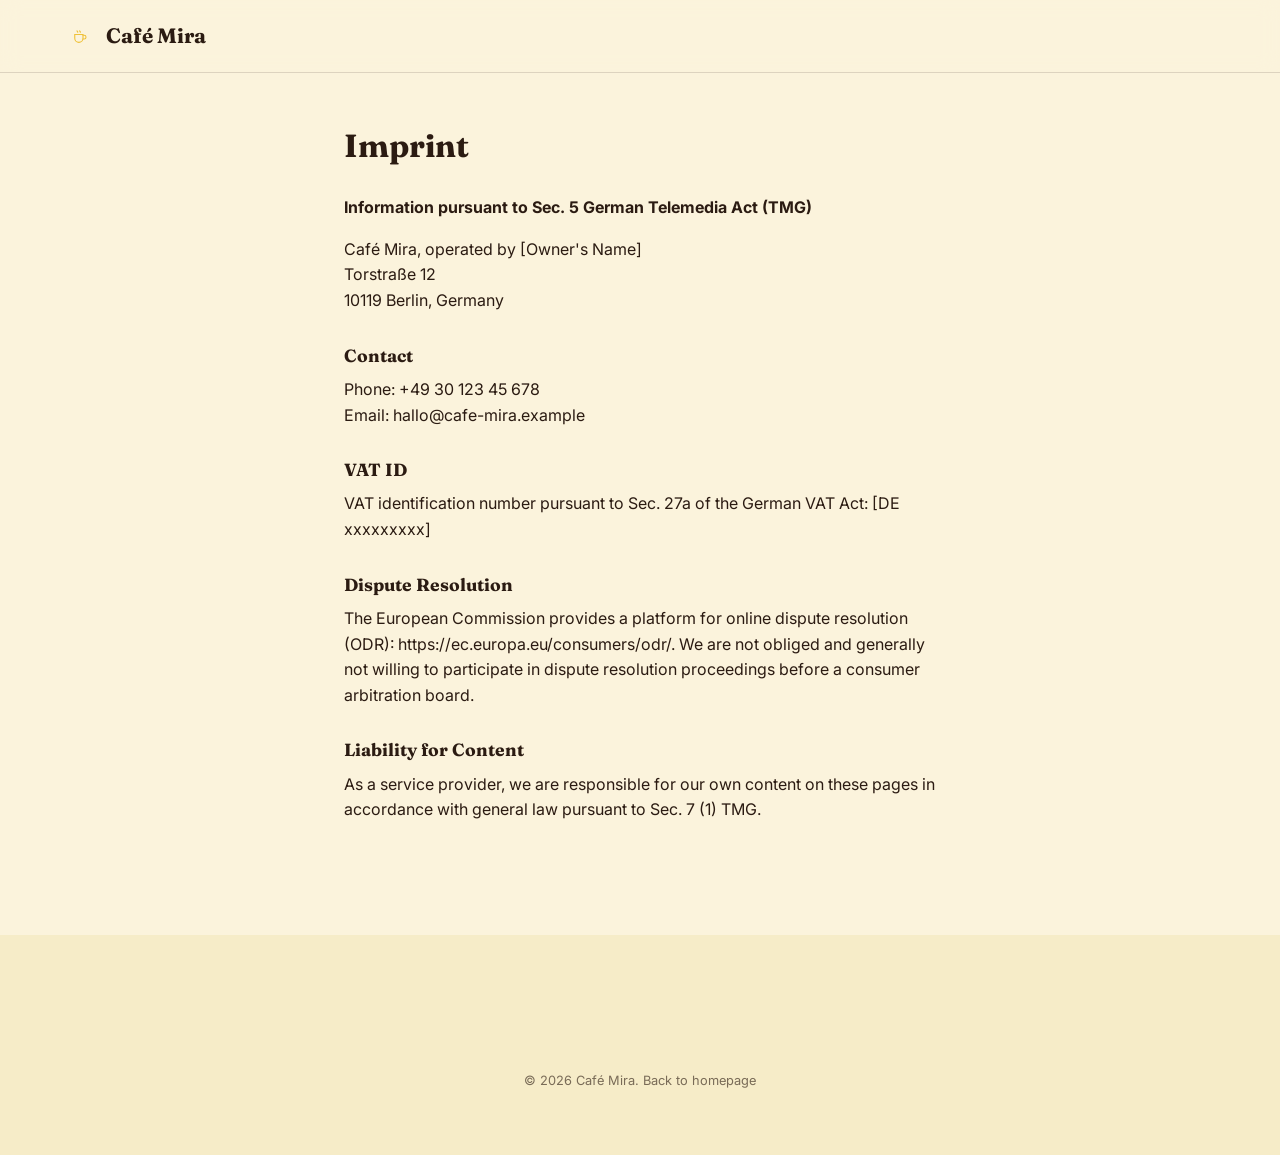
<file: imprint.html>
<!DOCTYPE html>
<html lang="en">
<head>
<meta charset="UTF-8">
<meta name="viewport" content="width=device-width, initial-scale=1.0">
<title>Imprint — Café Mira</title>
<meta name="robots" content="noindex">
<link href="https://fonts.googleapis.com/css2?family=Fraunces:opsz,wght@9..144,400;9..144,600;9..144,700&family=Inter:wght@400;500;600&display=swap" rel="stylesheet">
<link rel="stylesheet" href="css/style.css">
<style>.legal{max-width:720px;margin:0 auto;padding:8rem var(--gutter) 6rem;}.legal h1{margin-bottom:2rem;}.legal h2{font-size:1.1rem;margin-top:2rem;}</style>
</head>
<body>
<header class="nav scrolled"><a href="index.html" class="nav__logo">
  <span class="nav__logo-mark"><svg viewBox="0 0 48 48" width="18" height="18" fill="none" stroke="currentColor" stroke-width="3" stroke-linecap="round"><path d="M10 20h22v10a11 11 0 0 1-11 11h0a11 11 0 0 1-11-11V20Z"/><path d="M32 22h3a5 5 0 0 1 0 10h-3"/><path d="M16 10c0 2 2 2 2 4M23 10c0 2 2 2 2 4"/></svg></span>
  Café Mira
</a></header>
<main class="legal">
  <h1>Imprint</h1>
  <p><strong>Information pursuant to Sec. 5 German Telemedia Act (TMG)</strong></p>
  <p>
    Café Mira, operated by [Owner's Name]<br>
    Torstraße 12<br>
    10119 Berlin, Germany
  </p>
  <h2>Contact</h2>
  <p>Phone: +49 30 123 45 678<br>Email: hallo@cafe-mira.example</p>
  <h2>VAT ID</h2>
  <p>VAT identification number pursuant to Sec. 27a of the German VAT Act: [DE xxxxxxxxx]</p>
  <h2>Dispute Resolution</h2>
  <p>The European Commission provides a platform for online dispute resolution (ODR): <a href="https://ec.europa.eu/consumers/odr/" target="_blank" rel="noopener">https://ec.europa.eu/consumers/odr/</a>. We are not obliged and generally not willing to participate in dispute resolution proceedings before a consumer arbitration board.</p>
  <h2>Liability for Content</h2>
  <p>As a service provider, we are responsible for our own content on these pages in accordance with general law pursuant to Sec. 7 (1) TMG.</p>
</main>
<footer class="footer"><p class="footer__bottom">© 2026 Café Mira. <a href="index.html">Back to homepage</a></p></footer>
</body>
</html>
</file>
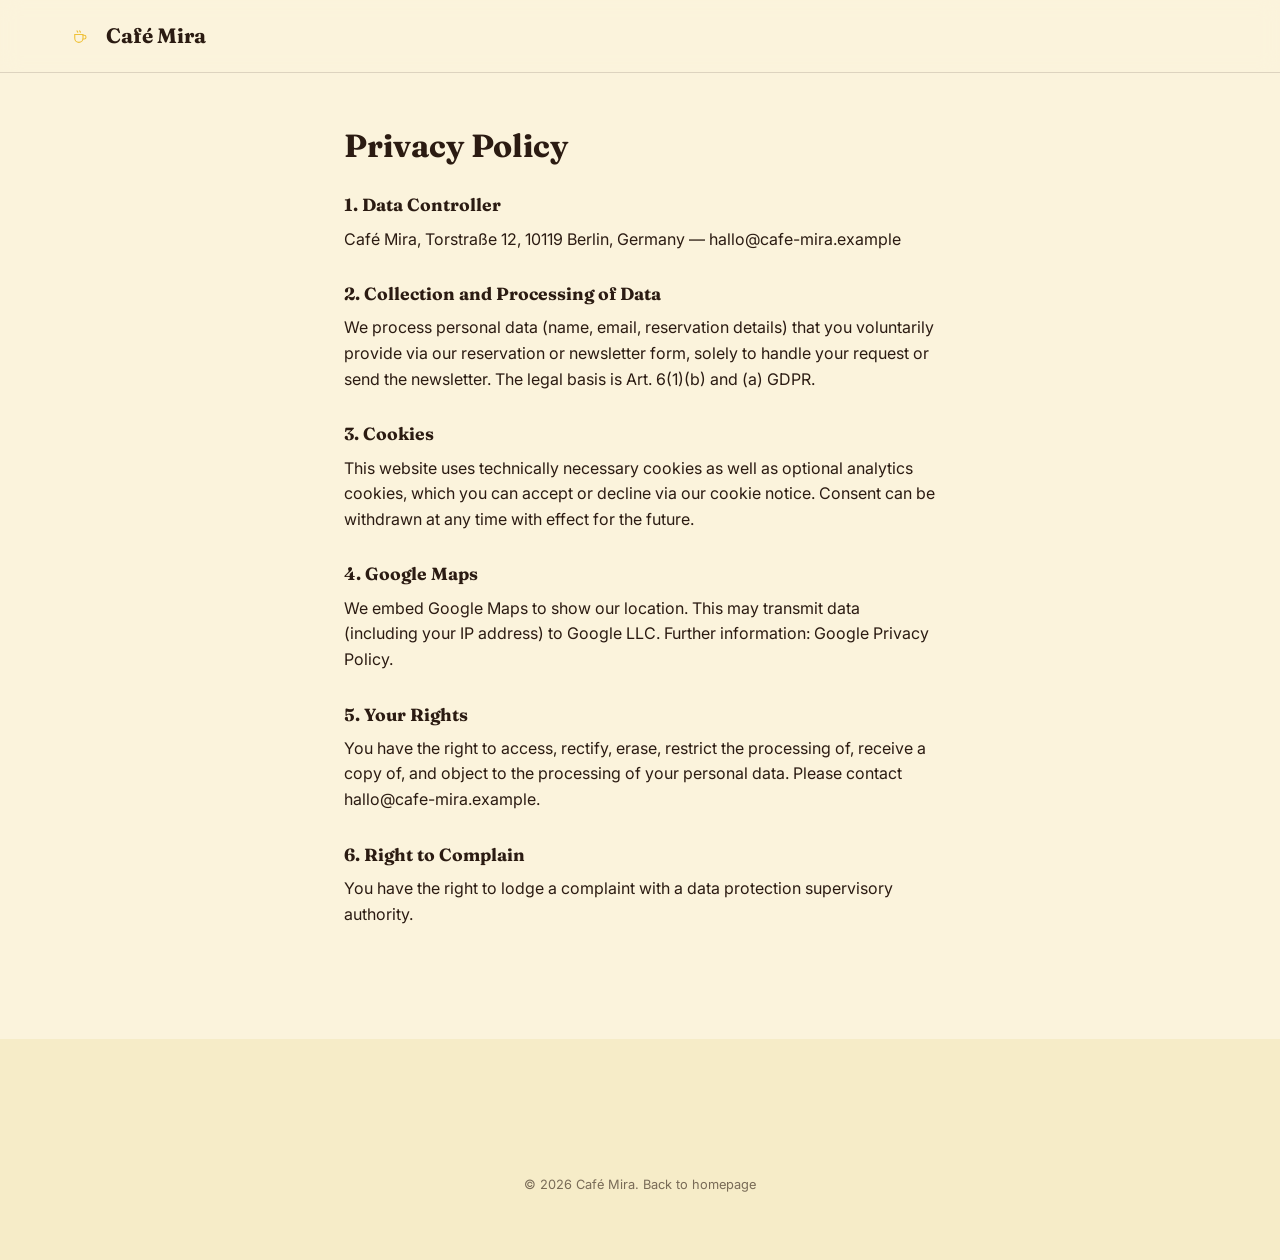
<file: privacy.html>
<!DOCTYPE html>
<html lang="en">
<head>
<meta charset="UTF-8">
<meta name="viewport" content="width=device-width, initial-scale=1.0">
<title>Privacy Policy — Café Mira</title>
<meta name="robots" content="noindex">
<link href="https://fonts.googleapis.com/css2?family=Fraunces:opsz,wght@9..144,400;9..144,600;9..144,700&family=Inter:wght@400;500;600&display=swap" rel="stylesheet">
<link rel="stylesheet" href="css/style.css">
<style>.legal{max-width:720px;margin:0 auto;padding:8rem var(--gutter) 6rem;}.legal h1{margin-bottom:2rem;}.legal h2{font-size:1.1rem;margin-top:2rem;}</style>
</head>
<body>
<header class="nav scrolled"><a href="index.html" class="nav__logo">
  <span class="nav__logo-mark"><svg viewBox="0 0 48 48" width="18" height="18" fill="none" stroke="currentColor" stroke-width="3" stroke-linecap="round"><path d="M10 20h22v10a11 11 0 0 1-11 11h0a11 11 0 0 1-11-11V20Z"/><path d="M32 22h3a5 5 0 0 1 0 10h-3"/><path d="M16 10c0 2 2 2 2 4M23 10c0 2 2 2 2 4"/></svg></span>
  Café Mira
</a></header>
<main class="legal">
  <h1>Privacy Policy</h1>
  <h2>1. Data Controller</h2>
  <p>Café Mira, Torstraße 12, 10119 Berlin, Germany — hallo@cafe-mira.example</p>
  <h2>2. Collection and Processing of Data</h2>
  <p>We process personal data (name, email, reservation details) that you voluntarily provide via our reservation or newsletter form, solely to handle your request or send the newsletter. The legal basis is Art. 6(1)(b) and (a) GDPR.</p>
  <h2>3. Cookies</h2>
  <p>This website uses technically necessary cookies as well as optional analytics cookies, which you can accept or decline via our cookie notice. Consent can be withdrawn at any time with effect for the future.</p>
  <h2>4. Google Maps</h2>
  <p>We embed Google Maps to show our location. This may transmit data (including your IP address) to Google LLC. Further information: <a href="https://policies.google.com/privacy" target="_blank" rel="noopener">Google Privacy Policy</a>.</p>
  <h2>5. Your Rights</h2>
  <p>You have the right to access, rectify, erase, restrict the processing of, receive a copy of, and object to the processing of your personal data. Please contact hallo@cafe-mira.example.</p>
  <h2>6. Right to Complain</h2>
  <p>You have the right to lodge a complaint with a data protection supervisory authority.</p>
</main>
<footer class="footer"><p class="footer__bottom">© 2026 Café Mira. <a href="index.html">Back to homepage</a></p></footer>
</body>
</html>
</file>
<file: css/style.css>
/* ============ Tokens ============ */
:root{
  --ink:#2B1B12;
  --cream:#FBF3DC;
  --cream-2:#F6ECC8;
  --paper:#FFFDF7;
  --bg2:#F6ECC8;
  --maroon:#4A1210;
  --maroon-d:#320B0A;
  --gold:#EFC13A;
  --gold-d:#D9A916;
  --muted:rgba(43,27,18,.62);
  --border:rgba(43,27,18,.14);
  --nav-h:4.5rem;
  --gutter:clamp(1.25rem,5vw,5rem);
  --radius:16px;
  --radius-sm:12px;
  --section-pad:6rem;
  --gap-lg:2rem;
  --gap-md:1.5rem;
  --gap-sm:1rem;
  --font-h:'Fraunces',serif;
  --font-b:'Inter',sans-serif;
}

*,*::before,*::after{box-sizing:border-box;}
html{scroll-behavior:smooth;}
body{
  margin:0;
  font-family:var(--font-b);
  color:var(--ink);
  background:var(--cream);
  line-height:1.6;
  -webkit-font-smoothing:antialiased;
  overflow-x:hidden;
}
img{max-width:100%;display:block;}
a{color:inherit;text-decoration:none;}
h1,h2,h3{font-family:var(--font-h);margin:0 0 0.75rem;line-height:1.1;}
p{margin:0 0 1rem;}
ul{margin:0;padding:0;list-style:none;}

.eyebrow{
  text-transform:uppercase;
  letter-spacing:.14em;
  font-size:.75rem;
  font-weight:600;
  color:var(--maroon);
  margin-bottom:0.75rem;
}
.center{text-align:center;}
.center.eyebrow{display:block;}

/* ============ Scroll-reveal & floating animation ============ */
.reveal{
  opacity:0;
  transform:translateY(24px);
  transition:opacity .7s cubic-bezier(.16,.8,.24,1), transform .7s cubic-bezier(.16,.8,.24,1);
  transition-delay:calc(var(--i,0) * 90ms);
}
.reveal.in-view{opacity:1;transform:translateY(0);}

.hero__title .word{
  display:inline-block;
  opacity:0;
  transform:translateY(28px);
  animation:wordFloat .8s cubic-bezier(.16,.8,.24,1) forwards;
  animation-delay:calc(var(--i,0) * 90ms + .15s);
}
@keyframes wordFloat{to{opacity:1;transform:translateY(0);}}

.float{animation:floaty 6s ease-in-out infinite;}
.leaf--right{animation-delay:1.4s;animation-duration:7s;}
@keyframes floaty{
  0%,100%{transform:translateY(0) rotate(0deg);}
  50%{transform:translateY(-14px) rotate(5deg);}
}

@media (prefers-reduced-motion: reduce){
  .reveal{opacity:1!important;transform:none!important;transition:none!important;}
  .hero__title .word{opacity:1!important;transform:none!important;animation:none!important;}
  .float{animation:none!important;}
  .ticker__track{animation:none!important;}
  .steam{animation:none!important;}
}

/* ============ Buttons ============ */
.btn{
  display:inline-flex;align-items:center;justify-content:center;
  padding:.85rem 1.6rem;
  border-radius:999px;
  font-weight:600;
  font-size:.95rem;
  border:1px solid transparent;
  cursor:pointer;
  transition:transform .18s ease, background .18s ease, color .18s ease;
}
.btn:hover{transform:translateY(-2px);}
.btn--primary{background:var(--maroon);color:var(--cream);}
.btn--primary:hover{background:var(--maroon-d);}
.btn--ghost{background:transparent;border-color:var(--ink);color:var(--ink);}
.btn--ghost:hover{background:var(--gold);color:var(--cream);}
.btn--sm{padding:.55rem 1.1rem;font-size:.85rem;color:var(--cream);}
.btn--lg{padding:1rem 2rem;font-size:1rem;}

.link-arrow{font-weight:600;font-size:.9rem;color:var(--maroon);}
.link-arrow:hover{text-decoration:underline;}

.round-btn{
  width:42px;height:42px;border-radius:50%;
  border:1px solid var(--border);background:var(--paper);color:var(--ink);
  font-size:1.2rem;cursor:pointer;
  display:flex;align-items:center;justify-content:center;
  transition:background .18s ease, color .18s ease;
}
.round-btn:hover{background:var(--maroon);color:var(--cream);border-color:var(--maroon);}

/* ============ Cookie banner ============ */
.cookie-banner{
  position:fixed;left:1rem;right:1rem;bottom:1rem;z-index:200;
  max-width:640px;margin:0 auto;
  background:var(--ink);color:var(--cream);
  border-radius:var(--radius);
  padding:1.25rem 1.5rem;
  display:flex;flex-wrap:wrap;gap:1rem;align-items:center;justify-content:space-between;
  box-shadow:0 20px 50px rgba(0,0,0,.3);
  transform:translateY(150%);
  transition:transform .4s ease;
}
.cookie-banner.show{transform:translateY(0);}
.cookie-banner p{margin:0;font-size:.85rem;flex:1 1 240px;}
.cookie-banner a{text-decoration:underline;}
.cookie-actions{display:flex;gap:.5rem;flex-wrap:wrap;}
.cookie-banner .btn--ghost{border-color:var(--cream);color:var(--cream);}

/* ============ Nav ============ */
.nav{
  position:fixed;top:0;left:0;right:0;z-index:100;
  height:var(--nav-h);
  display:flex;align-items:center;justify-content:space-between;
  padding:0 var(--gutter);
  background:transparent;
  transition:background .3s ease, box-shadow .3s ease;
}
.nav.scrolled{
  background:rgba(251,243,220,.92);
  backdrop-filter:blur(10px);
  box-shadow:0 1px 0 var(--border);
}
.nav__logo{
  font-family:var(--font-h);font-size:1.3rem;font-weight:700;color:var(--ink);
  display:flex;align-items:center;gap:.6rem;
}
.nav__logo-mark{
  width:32px;height: 25px;;border-radius:100%;color:var(--gold);
  display:flex;align-items:center;justify-content:center;flex-shrink:0;
}
.nav__links{display:flex;align-items:center;gap:2rem;}
.nav__links a:not(.btn){font-size:.9rem;font-weight:500;color:var(--ink);opacity:.85;}
.nav__links a:not(.btn):hover{opacity:1;}
.nav__burger{
  display:none;flex-direction:column;gap:5px;background:none;border:none;cursor:pointer;padding:.5rem;
}
.nav__burger span{width:22px;height:2px;background:var(--ink);}

@media(max-width:860px){
  .nav__links{
    position:fixed;top:var(--nav-h);left:0;right:0;
    background:var(--cream);
    flex-direction:column;align-items:flex-start;
    padding:1.5rem var(--gutter);gap:1.25rem;
    transform:translateY(-130%);
    transition:transform .3s ease;
    box-shadow:0 10px 30px rgba(0,0,0,.08);
  }
  .nav__links.open{transform:translateY(0);}
  .nav__burger{display:flex;}
}

/* ============ Hero ============ */
.hero{
  position:relative;
  min-height:100svh;
  display:flex;flex-direction:column;align-items:center;justify-content:center;
  text-align:center;
  padding:calc(var(--nav-h) + 1.5rem) var(--gutter) 3rem;
  overflow:hidden;
}
.hero__bg{
  position:absolute;inset:0;z-index:-1;
  background:
    radial-gradient(circle at 20% 20%, rgba(239,193,58,.22), transparent 45%),
    radial-gradient(circle at 80% 80%, rgba(74,18,16,.16), transparent 45%),
    linear-gradient(180deg,var(--cream),var(--cream-2));
}
.leaf{position:absolute;top:6.5rem;z-index:1;opacity:.9;}
.leaf--left{left:clamp(.5rem,4vw,3rem);}
.leaf--right{right:clamp(.5rem,4vw,3rem);transform:scaleX(-1);}
.hero__content{max-width:760px;padding-bottom: 20px;}
.hero__title{font-size:clamp(2.6rem,6vw,4.5rem);}
.hero__title em{font-style:italic;color:var(--maroon);}
.hero__lede{font-size:1.15rem;color:var(--muted);max-width:460px;margin:1rem auto 2rem;}
.hero__cta{display:flex;gap:1rem;justify-content:center;flex-wrap:wrap;margin-bottom:1.5rem;}
.hero__trust{font-size:.85rem;color:var(--muted);display:flex;gap:.5rem;justify-content:center;}
.hero__scroll{
  position:absolute;bottom:1.5rem;left:50%;transform:translateX(-50%);
  font-size:1.4rem;color:var(--maroon);
  animation:bounce 2s infinite;
}
@keyframes bounce{0%,100%{transform:translate(-50%,0);}50%{transform:translate(-50%,8px);}}

.hero__media{
  position:relative;max-width:920px;margin:3rem auto 0;border-radius:var(--radius);
  overflow:hidden;aspect-ratio:16/9;
  background:
    radial-gradient(circle at 30% 20%, rgba(239,193,58,.35), transparent 55%),
    radial-gradient(circle at 75% 75%, rgba(74,18,16,.5), transparent 55%),
    linear-gradient(160deg,#EADFC0,#C9A227 60%,#4A1210);
  box-shadow:0 30px 60px -20px rgba(43,27,18,.35);
}
.hero__scene{position:absolute;inset:0;}
.hero__scene video{width:100%;height:100%;object-fit:cover;display:block;}
.steam{
  position:absolute;bottom:38%;width:10px;height:70px;border-radius:50%;
  background:rgba(255,255,255,.55);filter:blur(6px);
  animation:steam 4s ease-in-out infinite;
}
.steam.s1{left:44%;animation-delay:0s;}
.steam.s2{left:50%;animation-delay:1.1s;}
.steam.s3{left:56%;animation-delay:2.2s;}
@keyframes steam{
  0%{transform:translateY(0) scaleX(1);opacity:0;}
  20%{opacity:.7;}
  100%{transform:translateY(-90px) scaleX(1.6);opacity:0;}
}
.hero__scene.paused .steam{animation-play-state:paused;}
.hero__playbtn{
  position:absolute;right:1.25rem;bottom:1.25rem;
  width:42px;height:42px;border-radius:50%;
  background:rgba(251,243,220,.92);color:var(--maroon);
  display:flex;align-items:center;justify-content:center;
  border:none;cursor:pointer;box-shadow:0 8px 20px rgba(0,0,0,.2);
}

/* ============ Quote band ============ */
.quote{
  text-align:center;padding:var(--section-pad) var(--gutter);
  background:var(--maroon);color:var(--cream);
  display:flex;flex-direction:column;align-items:center;
}
.quote__text{
  font-family:var(--font-h);font-size:clamp(1.4rem,3vw,2.1rem);max-width:780px;
  margin:1rem 0 1rem;line-height:1.35;
}
.pill{
  display:inline-flex;background:var(--gold);color:var(--maroon-d);
  padding:.15em .6em;border-radius:999px;font-style:normal;font-weight:600;
}
.quote__sub{color:rgba(251,243,220,.75);font-size:.95rem;max-width:520px;}

/* ============ Ticker ============ */
.ticker{
  background:var(--gold);color:var(--maroon-d);
  overflow:hidden;white-space:nowrap;padding:.9rem 0;font-weight:600;font-size:.85rem;
}
.ticker__track{display:inline-flex;animation:ticker 30s linear infinite;}
.ticker__track span{padding:0 2rem;position:relative;}
.ticker__track span::after{content:"☕";position:absolute;right:-.2rem;opacity:.6;}
@keyframes ticker{from{transform:translateX(0);}to{transform:translateX(-50%);}}

/* ============ Menu ============ */
.menu{padding:var(--section-pad) var(--gutter);}
.menu__card{
  max-width:1100px;margin:0 auto;background:var(--cream-2);
  border-radius:calc(var(--radius) * 1.5);padding:clamp(2rem,5vw,4rem);
  display:flex;flex-direction:column;align-items:center;
}
.menu .bean-icon--sm{margin-bottom:.5rem;}
.menu__grid{
  display:grid;grid-template-columns:1fr 1fr;gap:var(--gap-md) var(--gap-lg);
  max-width:900px;margin:2rem auto 0;width:100%;
}
.menu-card{display:flex;gap:1rem;align-items:flex-start;padding:1rem 0;border-bottom:1px dashed var(--border);}
.menu-card__icon{
  width:40px;height:40px;border-radius:50%;flex-shrink:0;
  background:var(--maroon);color:var(--gold);
  display:flex;align-items:center;justify-content:center;
}
.menu-card__icon--food{background:var(--gold);color:var(--maroon);}
.menu-card__body{display:flex;flex-direction:column;gap:.15rem;flex:1;}
.menu-card__top{display:flex;justify-content:space-between;gap:1rem;font-weight:600;}
.menu-card__price{color:var(--maroon);white-space:nowrap;}
.menu-card__desc{font-size:.85rem;color:var(--muted);}
@media(max-width:700px){.menu__grid{grid-template-columns:1fr;}}

/* ============ About ============ */
.about{
  display:grid;grid-template-columns:1fr 1fr;gap:var(--gap-lg);
  align-items:center;
  padding:var(--section-pad) var(--gutter);
  max-width:1200px;margin:0 auto;
}
.about__media{
  aspect-ratio:4/5;
  border-radius:var(--radius);
  width:100%;
  height:100%;
  object-fit:cover;
  object-position:center;
  display:block;
  background:repeating-linear-gradient(135deg, var(--gold) 0 18px, var(--cream-2) 18px 36px);
}
.event-card__media-img{
  display:block;
  width:100%;
  aspect-ratio:4/3;
  border-radius:var(--radius-sm);
  margin-bottom:1rem;
  object-fit:cover;
  object-position:center;
}
.about__facts li{
  position:relative;padding-left:1.5rem;margin-bottom:.5rem;color:var(--muted);
}
.about__facts li::before{content:"";position:absolute;left:0;top:.55em;width:7px;height:7px;border-radius:50%;background:var(--maroon);}
@media(max-width:860px){.about{grid-template-columns:1fr;}}

/* ============ Events ============ */
.events{padding:var(--section-pad) var(--gutter);background:var(--cream-2);}
.events__head{
  display:flex;justify-content:space-between;align-items:flex-end;
  max-width:1200px;margin:0 auto 2.5rem;gap:1rem;flex-wrap:wrap;
}
.events__nav{display:flex;gap:.6rem;}
.events__track{
  display:grid;grid-template-columns:repeat(auto-fit, minmax(min(100%, 320px), 1fr));
  gap:var(--gap-md);max-width:1320px;margin:0 auto;overflow:visible;
  scrollbar-width:none;
}
.events__track::-webkit-scrollbar{display:none;}
.event-card{
  scroll-snap-align:start;min-width:0;
  background:var(--paper);border-radius:var(--radius);padding:var(--gap-md);
  border:1px solid var(--border);
}
.event-card__media{
  aspect-ratio:4/3;border-radius:var(--radius-sm);margin-bottom:1rem;
  background:linear-gradient(135deg,#4A1210,#EFC13A);
}
.event-card__media--b{background:linear-gradient(135deg,#2B1B12,#4A1210);}
.event-card__media--c{background:linear-gradient(135deg,#EFC13A,#F6ECC8);}
.event-card__date{font-size:.8rem;color:var(--maroon);font-weight:600;margin-bottom:5rem;}
.event-card h3{font-size:1.1rem;}
.event-card p{font-size:.9rem;color:var(--muted);}

.stats{
  display:flex;flex-wrap:wrap;justify-content:center;gap:clamp(4rem,8vw,8rem);
  max-width:1200px;margin:3.5rem auto 0;padding-top:10rem;border-top:1px solid var(--border);
}
.stats__item{text-align:center;}
.stats__item strong{display:block;font-family:var(--font-h);font-size:2rem;color:var(--maroon);}
.stats__counter{display:block;font-family:var(--font-h);font-size:2rem;color:var(--maroon);}
.stats__counter.animate{animation:countUp 2.5s ease-out forwards;}
@keyframes countUp{from{content:'0';}to{content:attr(data-target);}}
.stats__item span{font-size:.85rem;color:var(--muted);}

/* ============ Gallery ============ */
.gallery{padding:var(--section-pad) var(--gutter);max-width:1300px;margin:0 auto;}
.gallery__row{
  display:grid;grid-template-columns:repeat(5,1fr);gap:var(--gap-sm);
  margin-top:3rem;
}
.gallery__item{
  aspect-ratio:3/4;
  border-radius:var(--radius);
  transition:transform .35s ease;
  width:100%;
  height:100%;
  object-fit:cover;
  object-position:center;
  display:block;
}
.gallery__item:hover{transform:translateY(-6px);}
.gallery__item--a{background:linear-gradient(160deg,#4A1210,#8a3a2a);}
.gallery__item--b{background:linear-gradient(160deg,#EFC13A,#D9A916);}
.gallery__item--c{background:linear-gradient(160deg,#2B1B12,#4A1210);}
.gallery__item--d{background:linear-gradient(160deg,#F6ECC8,#EFC13A);}
.gallery__item--e{background:linear-gradient(160deg,#8a3a2a,#2B1B12);}
@media(max-width:860px){
  .gallery__row{grid-template-columns:repeat(3,1fr);}
  .gallery__item--d,.gallery__item--e{display:none;}
}
@media(max-width:520px){
  .gallery__row{grid-template-columns:repeat(2,1fr);}
}

/* ============ Testimonials ============ */
.reviews {
  padding: var(--section-pad) var(--gutter);
  background: var(--maroon);
  color: var(--cream);
}

.reviews .eyebrow {
  color: var(--gold);
}

.reviews h2 {
  color: var(--cream);
}

.testimonial {
  display: flex;
  align-items: center;
  gap: 1.5rem;
  justify-content: center;
  max-width: 760px;
  margin: 3rem auto 0;
}

.testimonial__body {
  text-align: center;
  flex: 1;
  
  /* THE NUCLEAR OPTION: Lock every height property */
  height: 220px !important; 
  min-height: 220px !important;
  max-height: 220px !important;
  
  /* Prevent larger quotes from stretching the box */
  overflow: hidden !important; 
  
  /* Keep the text perfectly centered inside the locked box */
  display: flex !important;
  flex-direction: column;
  justify-content: center;
  align-items: center;
}

.testimonial__stars {
  color: var(--gold);
  letter-spacing: .2em;
  margin-bottom: 1rem;
}

.testimonial__quote {
  font-family: var(--font-h);
  font-size: 1.3rem;
  font-style: italic;
  line-height: 1.5;
  transition: opacity .25s ease;
}

.testimonial__name {
  font-weight: 600;
  transition: opacity .25s ease;
  margin-top: 0.5rem; /* Adds a clean gap below the quote */
}

.testimonial__role {
  color: rgba(251,243,220,.65);
  font-size: .85rem;
}

.reviews .round-btn {
  background: transparent;
  border-color: rgba(251,243,220,.3);
  color: var(--cream);
  flex-shrink: 0;
}

.reviews .round-btn:hover {
  background: var(--gold);
  color: var(--maroon-d);
  border-color: var(--gold);
}

@media (max-width: 600px) {
  .testimonial {
    gap: .75rem;
  }
  
  .testimonial__body {
    /* Adjusts the fixed size slightly for smaller screens/mobile fonts */
    min-height: 180px; 
  }
  
  .testimonial__quote {
    font-size: 1.05rem;
  }
}

/* ============ Discover coffee ============ */
.discover{
  display:grid;grid-template-columns:1fr 1fr;gap:var(--gap-lg);align-items:center;
  max-width:1200px;margin:0 auto;padding:var(--section-pad) var(--gutter);
}
.discover__media{
  aspect-ratio:4/5;border-radius:var(--radius);
  background:linear-gradient(160deg,#2B1B12,#4A1210 55%,#EFC13A);
}
.discover__text{
  display:flex;flex-direction:column;
}
.feature-list{margin:1.5rem 0;}
.feature-list li{display:flex;gap:1rem;align-items:flex-start;margin-bottom:1.5rem;}
.feature-list__icon{
  width:38px;height:38px;border-radius:50%;background:var(--cream-2);color:var(--maroon);
  display:flex;align-items:center;justify-content:center;flex-shrink:0;
}
.discover__cta{display:flex;align-items:center;gap:1.5rem;flex-wrap:wrap;margin-top:1.5rem;}

/* ============ Reservation / contact ============ */
.contact{
  display:grid;grid-template-columns:1fr 1fr;
  max-width:1200px;margin:0 auto;padding:var(--section-pad) var(--gutter);gap:var(--gap-lg);align-items:center;
}
.contact__media{
  aspect-ratio:4/5;border-radius:var(--radius);
  background:linear-gradient(160deg,#4A1210,#2B1B12);
}
.contact__form-wrap{
  display:flex;flex-direction:column;
}
.contact__form{display:flex;flex-direction:column;gap:1.1rem;margin-top:1.5rem;}
.field-row{display:flex;gap:1rem;flex-wrap:wrap;}
.field-row label,.field-full{flex:1 1 160px;display:flex;flex-direction:column;gap:.4rem;font-size:.85rem;font-weight:600;color:var(--muted);}
input,textarea{
  font-family:var(--font-b);font-size:.95rem;
  padding:.7rem .9rem;border:1px solid var(--border);border-radius:8px;
  background:var(--paper);color:var(--ink);
}
input:focus,textarea:focus{outline:2px solid var(--maroon);outline-offset:1px;}
.consent{display:flex;align-items:flex-start;gap:.5rem;font-size:.8rem;color:var(--muted);}
.consent input{width:auto;margin-top:.2rem;}
.consent a{text-decoration:underline;}
.form__status{font-size:.85rem;color:var(--maroon);min-height:1.2em;}

@media(max-width:860px){
  .discover{grid-template-columns:1fr;}
  .contact{grid-template-columns:1fr;}
}

/* ============ Shop / signature items ============ */
.shop{padding:var(--section-pad) var(--gutter);background:var(--cream-2);}
.shop__grid{
  display:grid;grid-template-columns:repeat(4,1fr);gap:var(--gap-md);
  max-width:1200px;margin:3rem auto 0;
}
.shop-card__media{
  position:relative;aspect-ratio:1;border-radius:var(--radius);margin-bottom:1rem;
  background:linear-gradient(160deg,#4A1210,#8a3a2a);overflow:hidden;
}
.shop-card__media img{
  display:block;width:100%;height:100%;object-fit:cover;object-position:center;
}
.shop-card__media--b{background:linear-gradient(160deg,#2B1B12,#4A1210);}
.shop-card__media--c{background:linear-gradient(160deg,#8a3a2a,#EFC13A);}
.shop-card__media--d{background:linear-gradient(160deg,#EFC13A,#D9A916);}
.shop-card h3{font-size:1rem;}
.shop-card__price{font-weight:600;color:var(--maroon);}
.shop-card__price .was{text-decoration:line-through;color:var(--muted);font-weight:400;margin-right:.4em;}
.badge{
  position:absolute;top:.75rem;left:.75rem;background:var(--maroon);color:var(--cream);
  font-size:.7rem;font-weight:700;padding:.3em .7em;border-radius:999px;
}
.badge--gold{background:var(--gold);color:var(--maroon-d);}
@media(max-width:860px){.shop__grid{grid-template-columns:repeat(2,1fr);}}

/* ============ Location ============ */
.location{
  display:grid;grid-template-columns:1fr 1fr;
  max-width:1200px;margin:0 auto;padding:var(--section-pad) var(--gutter);gap:var(--gap-lg);align-items:center;
}
.location__address{font-size:1.1rem;font-weight:600;}
.hours{border-collapse:collapse;margin:1rem 0 1.5rem;width:100%;max-width:360px;}
.hours td{padding:.5rem 0;border-bottom:1px dashed var(--border);font-size:.9rem;}
.hours td:last-child{text-align:right;color:var(--muted);}
.location__actions{display:flex;gap:1rem;flex-wrap:wrap;}
.location__map iframe{width:100%;height:360px;border:0;border-radius:var(--radius);}
@media(max-width:860px){.location{grid-template-columns:1fr;}}

/* ============ Newsletter ============ */
.newsletter{
  text-align:center;padding:var(--section-pad) var(--gutter);
  background:linear-gradient(135deg,var(--maroon),var(--maroon-d));
  color:var(--cream);
  display:flex;flex-direction:column;align-items:center;
}
.newsletter h2{color:var(--cream);font-size:clamp(1.4rem,3vw,2rem);max-width:640px;margin:0 auto 1.5rem;}
.newsletter__form{display:flex;gap:.75rem;justify-content:center;flex-wrap:wrap;max-width:420px;margin:0 auto;}
.newsletter__form input{flex:1;min-width:200px;}

/* ============ Footer ============ */
.footer{
  background:var(--cream-2);
  padding:var(--section-pad) var(--gutter) 3rem;
  display:grid;grid-template-columns:1fr 2fr;gap:var(--gap-lg);
  width:100%;
}
.footer__card{border-radius:var(--radius);padding:2.25rem;}
.footer__card--cream{background:var(--paper);border:1px solid var(--border);}
.footer__card--maroon{
  background:var(--maroon);color:var(--cream);position:relative;overflow:hidden;
  display:grid;grid-template-columns:repeat(3,1fr);gap:var(--gap-md);
}
.footer__logo{font-family:var(--font-h);font-size:1.3rem;font-weight:700;}
.footer__heading{font-weight:600;color:var(--gold);font-size:.85rem;text-transform:uppercase;letter-spacing:.08em;margin-bottom:.75rem;}
.footer__card--maroon a{opacity:.85;}
.footer__card--maroon a:hover{opacity:1;text-decoration:underline;}
.footer__card--maroon p{margin-bottom:.5rem;}
.footer__map-deco{position:absolute;top:1.25rem;right:1.25rem;opacity:.9;}
.hours--mini{margin:.75rem 0;max-width:none;}
.hours--mini td{font-size:.85rem;}
.footer__social{display:flex;gap:1rem;margin:.5rem 0 1rem;}
.footer__social a{font-size:.85rem;font-weight:600;color:var(--maroon);}
.footer__credit{font-size:.8rem;color:var(--muted);margin:0;}
.footer__bottom{
  grid-column:1/-1;text-align:center;
  padding-top:1.5rem;margin-top:1rem;font-size:.8rem;color:var(--muted);
}
@media(max-width:900px){
  .footer{grid-template-columns:1fr;}
  .footer__card--maroon{grid-template-columns:1fr 1fr;}
}
@media(max-width:520px){
  .footer__card--maroon{grid-template-columns:1fr;}
}
</file>
